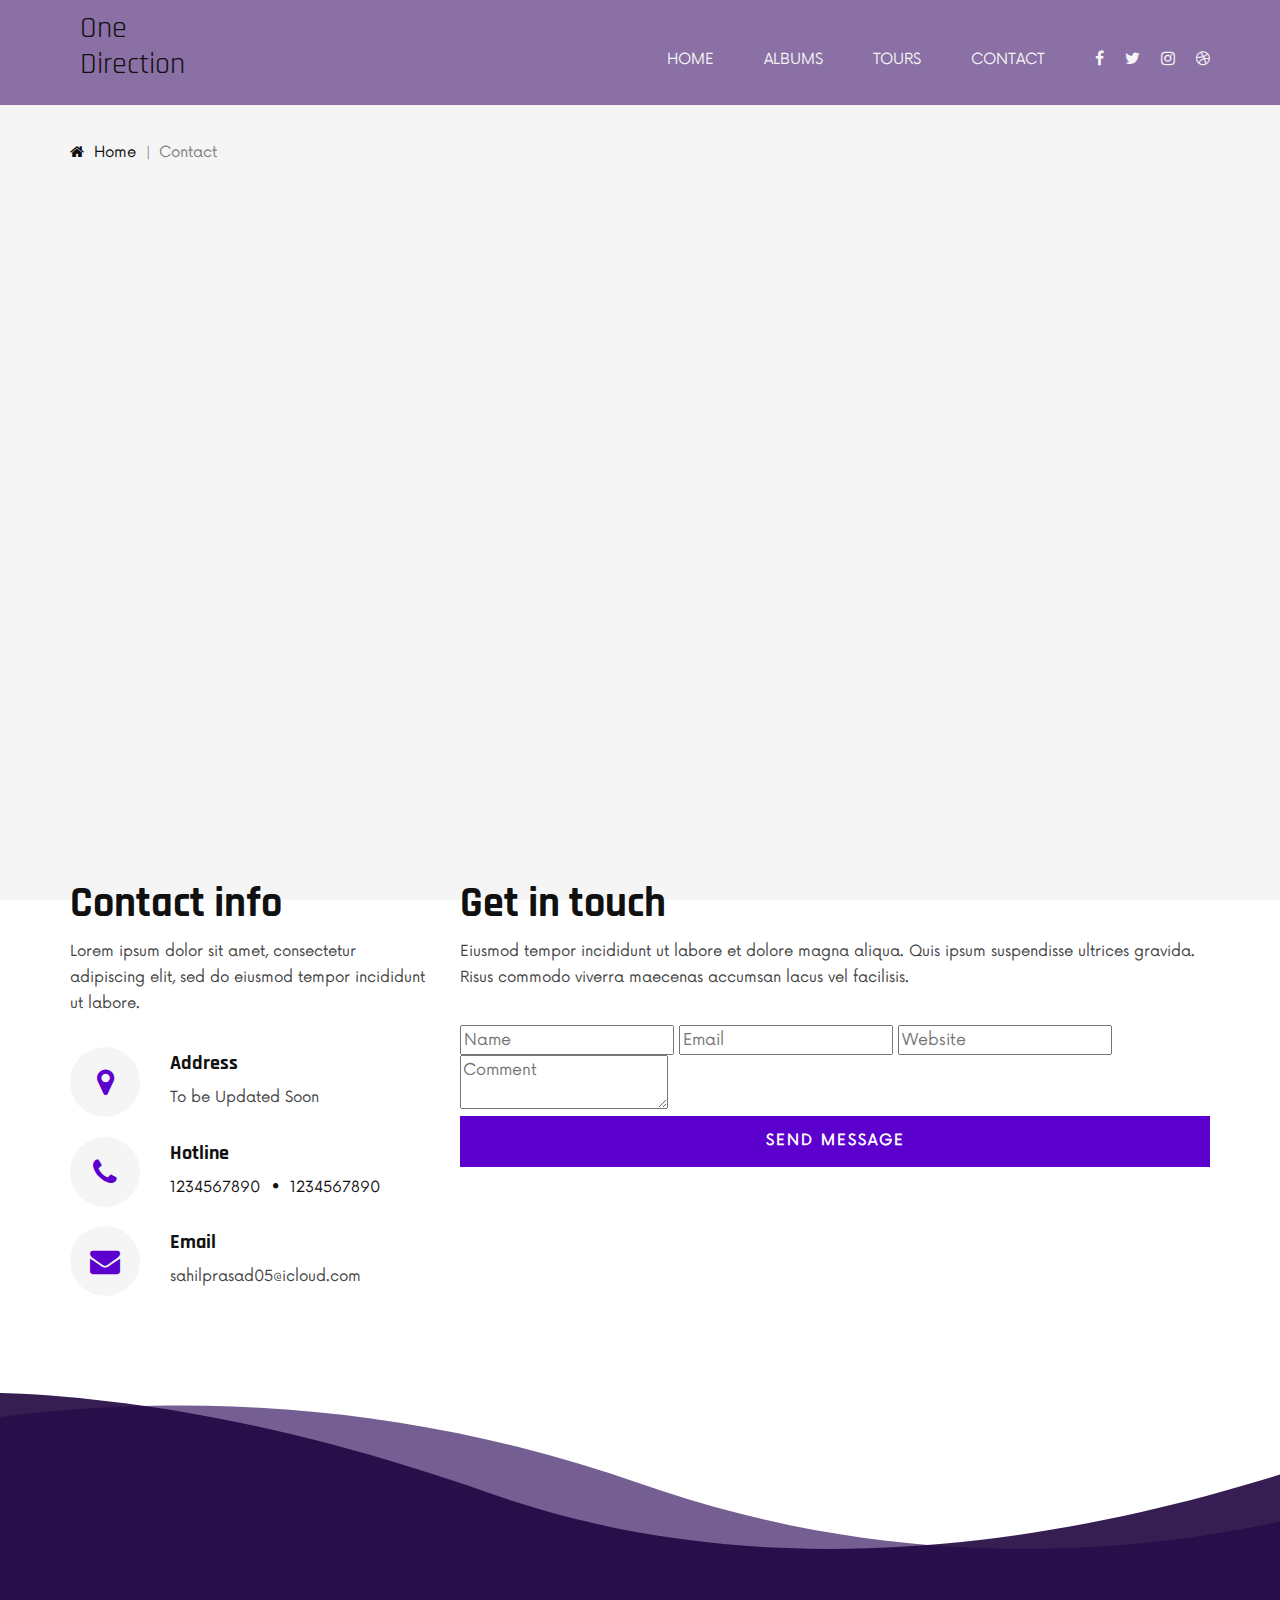
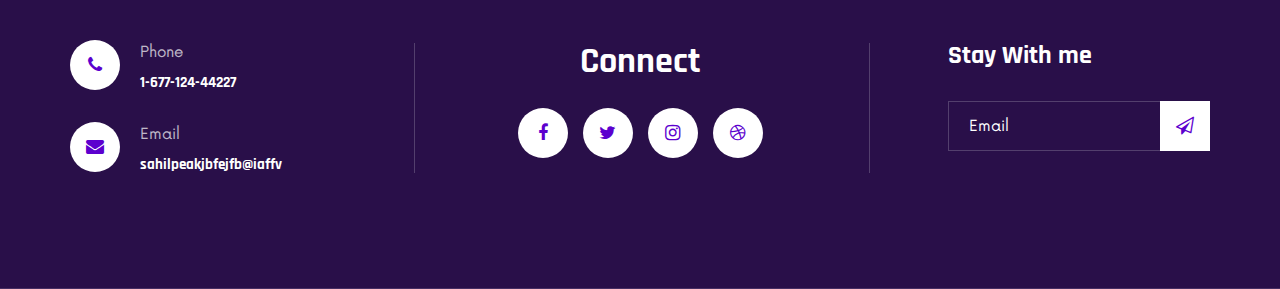
<file: contact.html>
<!DOCTYPE html>
<html lang="zxx">

<head>
    <meta charset="UTF-8">
    <meta name="description" content="sahil's website">
    <meta name="keywords" content="">
    <meta name="viewport" content="width=device-width, initial-scale=1.0">
    <meta http-equiv="X-UA-Compatible" content="ie=edge">
    <title>One Direction</title>

    
    <link href="https://fonts.googleapis.com/css2?family=Rajdhani:wght@400;500;600;700&display=swap" rel="stylesheet">

    
    <link rel="stylesheet" href="css/bootstrap.min.css" type="text/css">
    <link rel="stylesheet" href="css/font-awesome.min.css" type="text/css">
    <link rel="stylesheet" href="css/barfiller.css" type="text/css">
    <link rel="stylesheet" href="css/nowfont.css" type="text/css">
    <link rel="stylesheet" href="css/rockville.css" type="text/css">
    <link rel="stylesheet" href="css/magnific-popup.css" type="text/css">
    <link rel="stylesheet" href="css/owl.carousel.min.css" type="text/css">
    <link rel="stylesheet" href="css/slicknav.min.css" type="text/css">
    <link rel="stylesheet" href="css/style.css" type="text/css">
</head>

<body>
  
    <div id="preloder">
        <div class="loader"></div>
    </div>

   
    <header class="header header--normal">
        <div class="container">
            <div class="row">
                <div class="col-lg-2 col-md-2">
                    <div class="header__logo">
                        <h4>One Direction</h4>
                    </div>
                </div>
                <div class="col-lg-10 col-md-10">
                    <div class="header__nav">
                        <nav class="header__menu mobile-menu">
                            <ul>
                                <li><a href="./index.html">Home</a></li>
                                <li><a href="./discography.html">Albums</a></li>
                                <li><a href="./tours.html">Tours</a></li> 
                                <li><a class="active"><a href="./contact.html">Contact</a></li>
                            </ul>
                        </nav>
                        <div class="header__right__social">
                            <a href="#"><i class="fa fa-facebook"></i></a>
                            <a href="#"><i class="fa fa-twitter"></i></a>
                            <a href="#"><i class="fa fa-instagram"></i></a>
                            <a href="#"><i class="fa fa-dribbble"></i></a>
                        </div>
                    </div>
                </div>
            </div>
            <div id="mobile-menu-wrap"></div>
        </div>
    </header>
   
    <div class="breadcrumb-option">
        <div class="container">
            <div class="row">
                <div class="col-lg-12">
                    <div class="breadcrumb__links">
                        <a href="#"><i class="fa fa-home"></i> Home</a>
                        <span>Contact</span>
                    </div>
                </div>
            </div>
        </div>
    </div>
   
    <div class="map">
        <div class="container">
            <iframe src="https://www.google.com/maps/embed?pb=!1m18!1m12!1m3!1d15550.56518099883!2d80.2332249!3d12.99477955!2m3!1f0!2f0!3f0!3m2!1i1024!2i768!4f13.1!3m3!1m2!1s0x3a526781f3ce0c6b%3A0x41368df84c6db350!2sIndian%20Institute%20Of%20Technology%2C%20Chennai%2C%20Tamil%20Nadu!5e0!3m2!1sen!2sin!4v1731002467817!5m2!1sen!2sin" width="600" height="450" style="border:0;" allowfullscreen="" loading="lazy" referrerpolicy="no-referrer-when-downgrade"></iframe>
        </div>
    </div>
    
    <section class="contact spad">
        <div class="container">
            <div class="row">
                <div class="col-lg-4">
                    <div class="contact__address">
                        <div class="section-title">
                            <h2>Contact info</h2>
                        </div>
                        <p>Lorem ipsum dolor sit amet, consectetur adipiscing elit, sed do eiusmod tempor incididunt ut
                            labore.</p>
                        <ul>
                            <li>
                                <i class="fa fa-map-marker"></i>
                                <h5>Address</h5>
                                <p>To be Updated Soon</p>
                            </li>
                            <li>
                                <i class="fa fa-phone"></i>
                                <h5>Hotline</h5>
                                <span>1234567890</span>
                                <span>1234567890</span>
                            </li>
                            <li>
                                <i class="fa fa-envelope"></i>
                                <h5>Email</h5>
                                <p>sahilprasad05@icloud.com</p>
                            </li>
                        </ul>
                    </div>
                </div>
                <div class="col-lg-8">
                    <div class="contact__form">
                        <div class="section-title">
                            <h2>Get in touch</h2>
                        </div>
                        <p>Eiusmod tempor incididunt ut labore et dolore magna aliqua. Quis ipsum suspendisse ultrices
                            gravida. Risus commodo viverra maecenas accumsan lacus vel facilisis. </p>
                        <form action="#">
                            <div class="input__list">
                                <input type="text" placeholder="Name">
                                <input type="text" placeholder="Email">
                                <input type="text" placeholder="Website">
                            </div>
                            <textarea placeholder="Comment"></textarea>
                            <button type="submit" class="site-btn">SEND MESSAGE</button>
                        </form>
                    </div>
                </div>
            </div>
        </div>
    </section>
    <!-- Contact Section End -->

    <!-- Footer Section Begin -->
    <footer class="footer footer--normal spad set-bg" data-setbg="img/footer-bg.png">
        <div class="container">
            <div class="row">
                <div class="col-lg-3 col-md-6">
                    <div class="footer__address">
                        <ul>
                            <li>
                                <i class="fa fa-phone"></i>
                                <p>Phone</p>
                                <h6>1-677-124-44227</h6>
                            </li>
                            <li>
                                <i class="fa fa-envelope"></i>
                                <p>Email</p>
                                <h6>sahilpeakjbfejfb@iaffv</h6>
                            </li>
                        </ul>
                    </div>
                </div>
                <div class="col-lg-4 offset-lg-1 col-md-6">
                    <div class="footer__social">
                        <h2>Connect</h2>
                        <div class="footer__social__links">
                            <a href="#"><i class="fa fa-facebook"></i></a>
                            <a href="#"><i class="fa fa-twitter"></i></a>
                            <a href="#"><i class="fa fa-instagram"></i></a>
                            <a href="#"><i class="fa fa-dribbble"></i></a>
                        </div>
                    </div>
                </div>
                <div class="col-lg-3 offset-lg-1 col-md-6">
                    <div class="footer__newslatter">
                        <h4>Stay With me</h4>
                        <form action="#">
                            <input type="text" placeholder="Email">
                            <button type="submit"><i class="fa fa-send-o"></i></button>
                        </form>
                    </div>
                </div>
            </div>
        </div>
    </footer>
    <!-- Footer Section End -->

    <!-- Js Plugins -->
    <script src="js/jquery-3.3.1.min.js"></script>
    <script src="js/bootstrap.min.js"></script>
    <script src="js/jquery.magnific-popup.min.js"></script>
    <script src="js/jquery.nicescroll.min.js"></script>
    <script src="js/jquery.barfiller.js"></script>
    <script src="js/jquery.countdown.min.js"></script>
    <script src="js/jquery.slicknav.js"></script>
    <script src="js/owl.carousel.min.js"></script>
    <script src="js/main.js"></script>

    <!-- Music Plugin -->
    <script src="js/jquery.jplayer.min.js"></script>
    <script src="js/jplayerInit.js"></script>
</body>

</html>
</file>
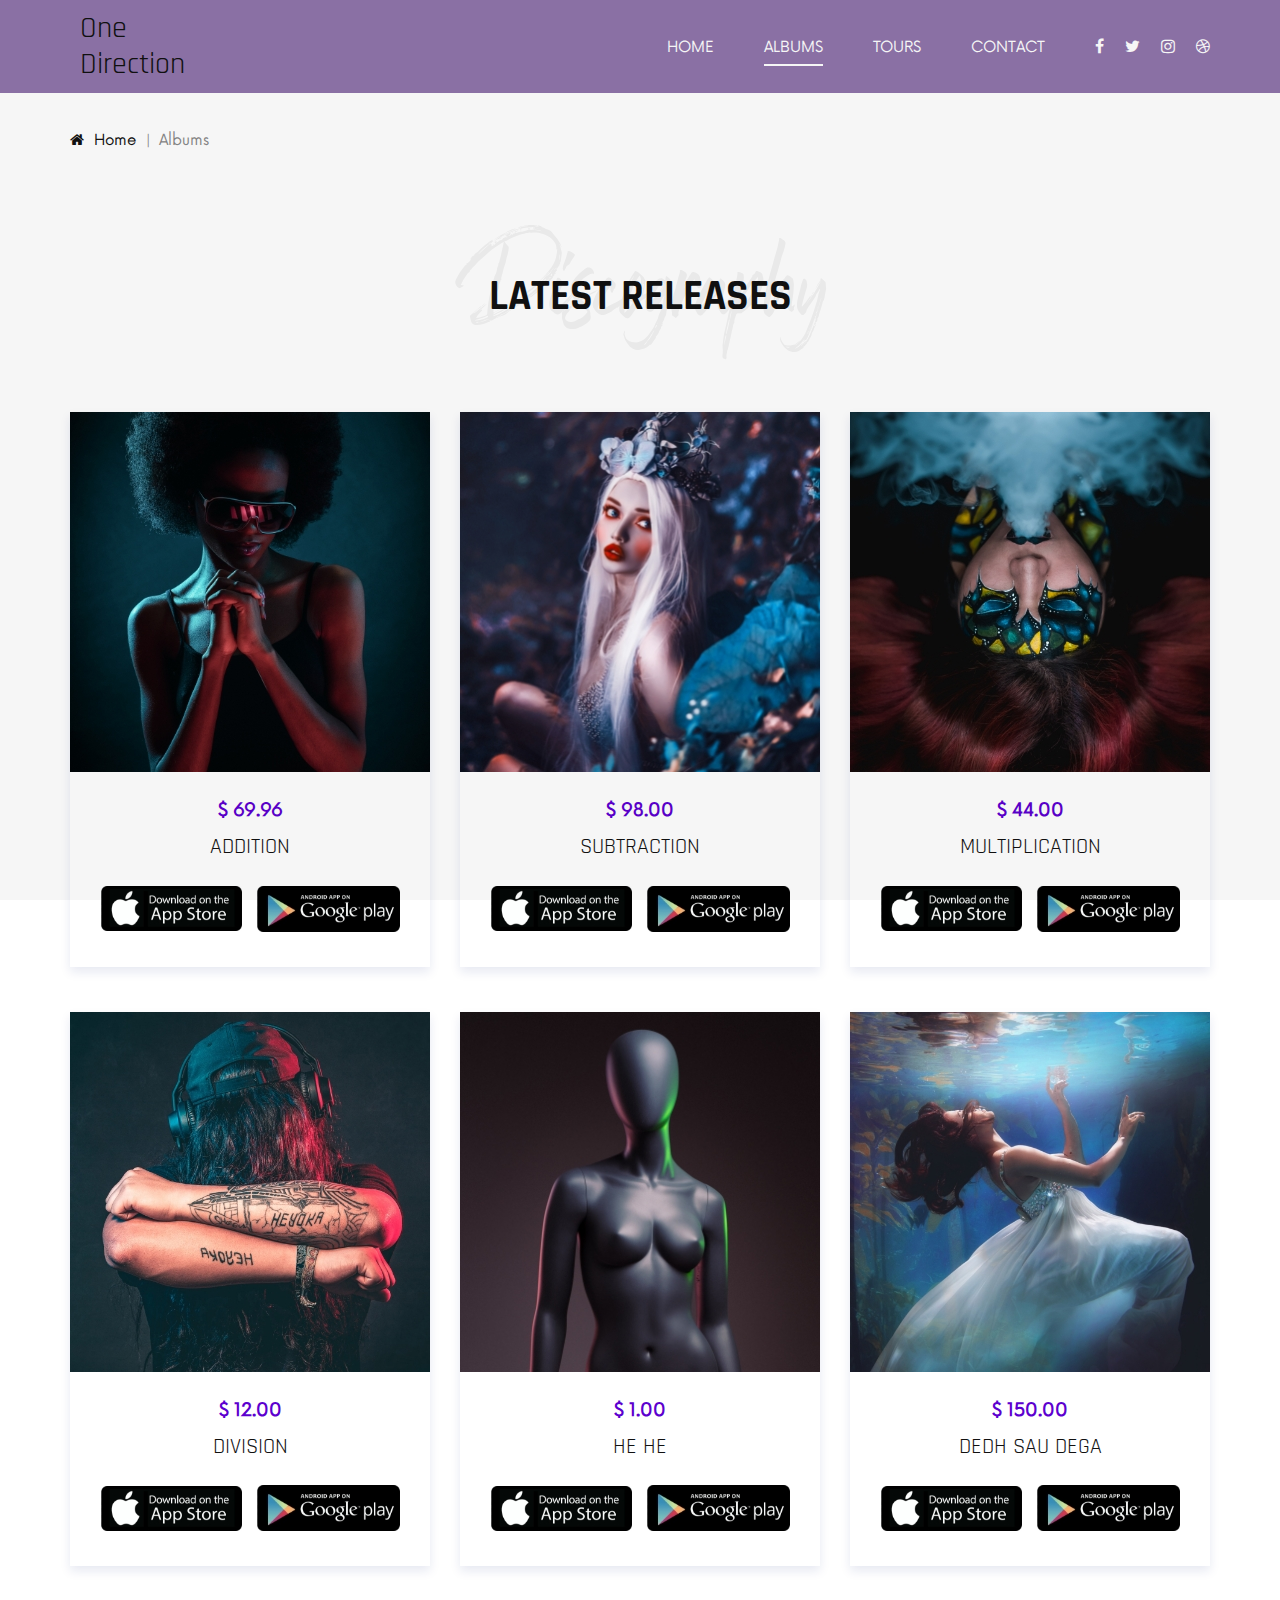
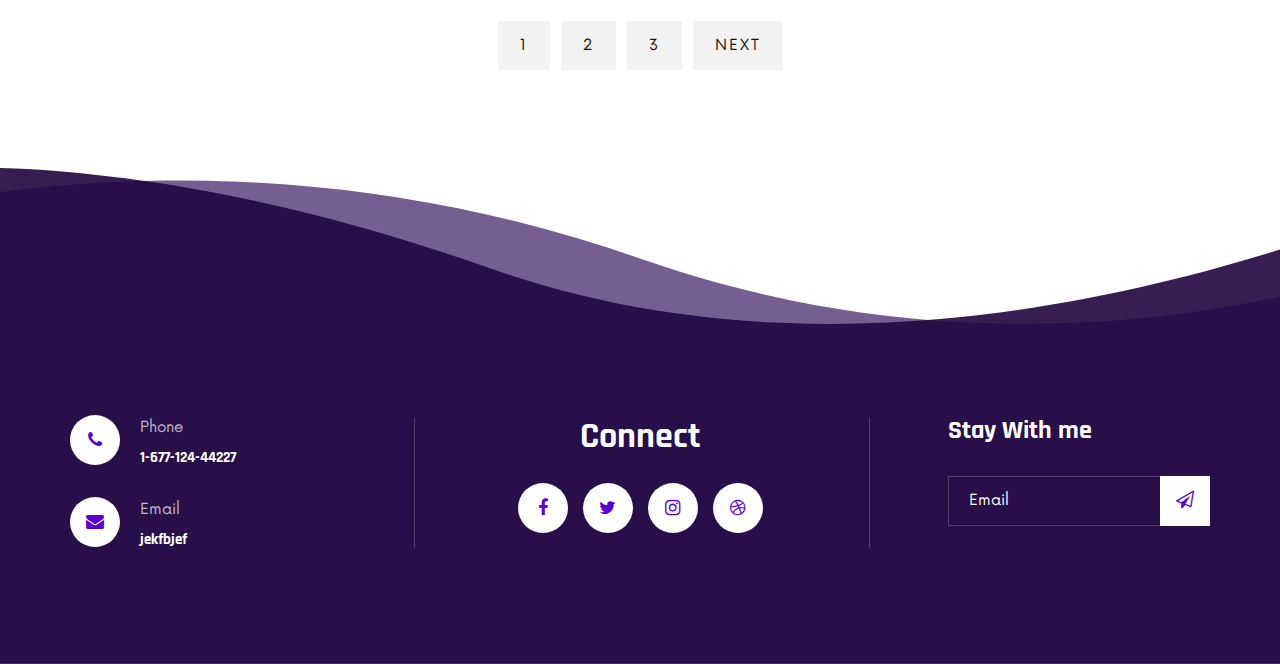
<file: discography.html>
<!DOCTYPE html>
<html lang="zxx">

<head>
    <meta charset="UTF-8">
    <meta name="description" content="sahil's website">
    <meta name="keywords" content="">
    <meta name="viewport" content="width=device-width, initial-scale=1.0">
    <meta http-equiv="X-UA-Compatible" content="ie=edge">
    <title>One Direction</title>

    
    <link href="https://fonts.googleapis.com/css2?family=Rajdhani:wght@400;500;600;700&display=swap" rel="stylesheet">

    
    <link rel="stylesheet" href="css/bootstrap.min.css" type="text/css">
    <link rel="stylesheet" href="css/font-awesome.min.css" type="text/css">
    <link rel="stylesheet" href="css/barfiller.css" type="text/css">
    <link rel="stylesheet" href="css/nowfont.css" type="text/css">
    <link rel="stylesheet" href="css/rockville.css" type="text/css">
    <link rel="stylesheet" href="css/magnific-popup.css" type="text/css">
    <link rel="stylesheet" href="css/owl.carousel.min.css" type="text/css">
    <link rel="stylesheet" href="css/slicknav.min.css" type="text/css">
    <link rel="stylesheet" href="css/style.css" type="text/css">
</head>

<body>
    
    <div id="preloder">
        <div class="loader"></div>
    </div>

    
    <header class="header header--normal">
        <div class="container">
            <div class="row">
                <div class="col-lg-2 col-md-2">
                    <div class="header__logo">
                        <h4>One Direction</h4>
                    </div>
                </div>
                <div class="col-lg-10 col-md-10">
                    <div class="header__nav">
                        <nav class="header__menu mobile-menu">
                            <ul>
                                <li><a href="./index.html">Home</a></li>
                                
                                <li class="active"><a href="./discography.html">Albums</a></li>
                                <li><a href="./tours.html">Tours</a></li>
                               
                                
                                <li><a href="./contact.html">Contact</a></li>
                            </ul>
                        </nav>
                        <div class="header__right__social">
                            <a href="#"><i class="fa fa-facebook"></i></a>
                            <a href="#"><i class="fa fa-twitter"></i></a>
                            <a href="#"><i class="fa fa-instagram"></i></a>
                            <a href="#"><i class="fa fa-dribbble"></i></a>
                        </div>
                    </div>
                </div>
            </div>
            <div id="mobile-menu-wrap"></div>
        </div>
    </header>
    
    <div class="breadcrumb-option">
        <div class="container">
            <div class="row">
                <div class="col-lg-12">
                    <div class="breadcrumb__links">
                        <a href="#"><i class="fa fa-home"></i> Home</a>
                        <span>Albums</span>
                    </div>
                </div>
            </div>
        </div>
    </div>

    <section class="discography spad">
        <div class="container">
            <div class="row">
                <div class="col-lg-12">
                    <div class="section-title center-title">
                        <h2>Latest Releases</h2>
                        <h1>Discography</h1>
                    </div>
                </div>
            </div>
            <div class="row">
                <div class="col-lg-4 col-md-6 col-sm-6">
                    <div class="discography__item">
                        <div class="discography__item__pic">
                            <img src="img/discography/disco-1.jpg" alt="">
                        </div>
                        <div class="discography__item__text">
                            <span>$ 69.96</span>
                            <h4>Addition</h4>
                            <a href="#"><img src="img/discography/link-1.jpg" alt=""></a>
                            <a href="#"><img src="img/discography/link-2.jpg" alt=""></a>
                        </div>
                    </div>
                </div>
                <div class="col-lg-4 col-md-6 col-sm-6">
                    <div class="discography__item">
                        <div class="discography__item__pic">
                            <img src="img/discography/disco-2.jpg" alt="">
                        </div>
                        <div class="discography__item__text">
                            <span>$ 98.00</span>
                            <h4>Subtraction</h4>
                            <a href="#"><img src="img/discography/link-1.jpg" alt=""></a>
                            <a href="#"><img src="img/discography/link-2.jpg" alt=""></a>
                        </div>
                    </div>
                </div>
                <div class="col-lg-4 col-md-6 col-sm-6">
                    <div class="discography__item">
                        <div class="discography__item__pic">
                            <img src="img/discography/disco-3.jpg" alt="">
                        </div>
                        <div class="discography__item__text">
                            <span>$ 44.00</span>
                            <h4>Multiplication</h4>
                            <a href="#"><img src="img/discography/link-1.jpg" alt=""></a>
                            <a href="#"><img src="img/discography/link-2.jpg" alt=""></a>
                        </div>
                    </div>
                </div>
                <div class="col-lg-4 col-md-6 col-sm-6">
                    <div class="discography__item">
                        <div class="discography__item__pic">
                            <img src="img/discography/disco-4.jpg" alt="">
                        </div>
                        <div class="discography__item__text">
                            <span>$ 12.00</span>
                            <h4>Division</h4>
                            <a href="#"><img src="img/discography/link-1.jpg" alt=""></a>
                            <a href="#"><img src="img/discography/link-2.jpg" alt=""></a>
                        </div>
                    </div>
                </div>
                <div class="col-lg-4 col-md-6 col-sm-6">
                    <div class="discography__item">
                        <div class="discography__item__pic">
                            <img src="img/discography/disco-5.jpg" alt="">
                        </div>
                        <div class="discography__item__text">
                            <span>$ 1.00</span>
                            <h4>He He </h4>
                            <a href="#"><img src="img/discography/link-1.jpg" alt=""></a>
                            <a href="#"><img src="img/discography/link-2.jpg" alt=""></a>
                        </div>
                    </div>
                </div>
                <div class="col-lg-4 col-md-6 col-sm-6">
                    <div class="discography__item">
                        <div class="discography__item__pic">
                            <img src="img/discography/disco-6.jpg" alt="">
                        </div>
                        <div class="discography__item__text">
                            <span>$ 150.00</span>
                            <h4>Dedh Sau Dega</h4>
                            <a href="#"><img src="img/discography/link-1.jpg" alt=""></a>
                            <a href="#"><img src="img/discography/link-2.jpg" alt=""></a>
                        </div>
                    </div>
                </div>
                <div class="col-lg-12">
                    <div class="pagination__links">
                        <a href="#">1</a>
                        <a href="#">2</a>
                        <a href="#">3</a>
                        <a href="#">Next</a>
                    </div>
                </div>
            </div>
        </div>
    </section>
    <!-- Discography Section End -->

    <!-- Footer Section Begin -->
    <footer class="footer footer--normal spad set-bg" data-setbg="img/footer-bg.png">
        <div class="container">
            <div class="row">
                <div class="col-lg-3 col-md-6">
                    <div class="footer__address">
                        <ul>
                            <li>
                                <i class="fa fa-phone"></i>
                                <p>Phone</p>
                                <h6>1-677-124-44227</h6>
                            </li>
                            <li>
                                <i class="fa fa-envelope"></i>
                                <p>Email</p>
                                <h6>jekfbjef</h6>
                            </li>
                        </ul>
                    </div>
                </div>
                <div class="col-lg-4 offset-lg-1 col-md-6">
                    <div class="footer__social">
                        <h2>Connect</h2>
                        <div class="footer__social__links">
                            <a href="#"><i class="fa fa-facebook"></i></a>
                            <a href="#"><i class="fa fa-twitter"></i></a>
                            <a href="#"><i class="fa fa-instagram"></i></a>
                            <a href="#"><i class="fa fa-dribbble"></i></a>
                        </div>
                    </div>
                </div>
                <div class="col-lg-3 offset-lg-1 col-md-6">
                    <div class="footer__newslatter">
                        <h4>Stay With me</h4>
                        <form action="#">
                            <input type="text" placeholder="Email">
                            <button type="submit"><i class="fa fa-send-o"></i></button>
                        </form>
                    </div>
                </div>
            </div>
        </div>
    </footer>
    <!-- Footer Section End -->

    <!-- Js Plugins -->
    <script src="js/jquery-3.3.1.min.js"></script>
    <script src="js/bootstrap.min.js"></script>
    <script src="js/jquery.magnific-popup.min.js"></script>
    <script src="js/jquery.nicescroll.min.js"></script>
    <script src="js/jquery.barfiller.js"></script>
    <script src="js/jquery.countdown.min.js"></script>
    <script src="js/jquery.slicknav.js"></script>
    <script src="js/owl.carousel.min.js"></script>
    <script src="js/main.js"></script>

    <!-- Music Plugin -->
    <script src="js/jquery.jplayer.min.js"></script>
    <script src="js/jplayerInit.js"></script>
</body>

</html>
</file>
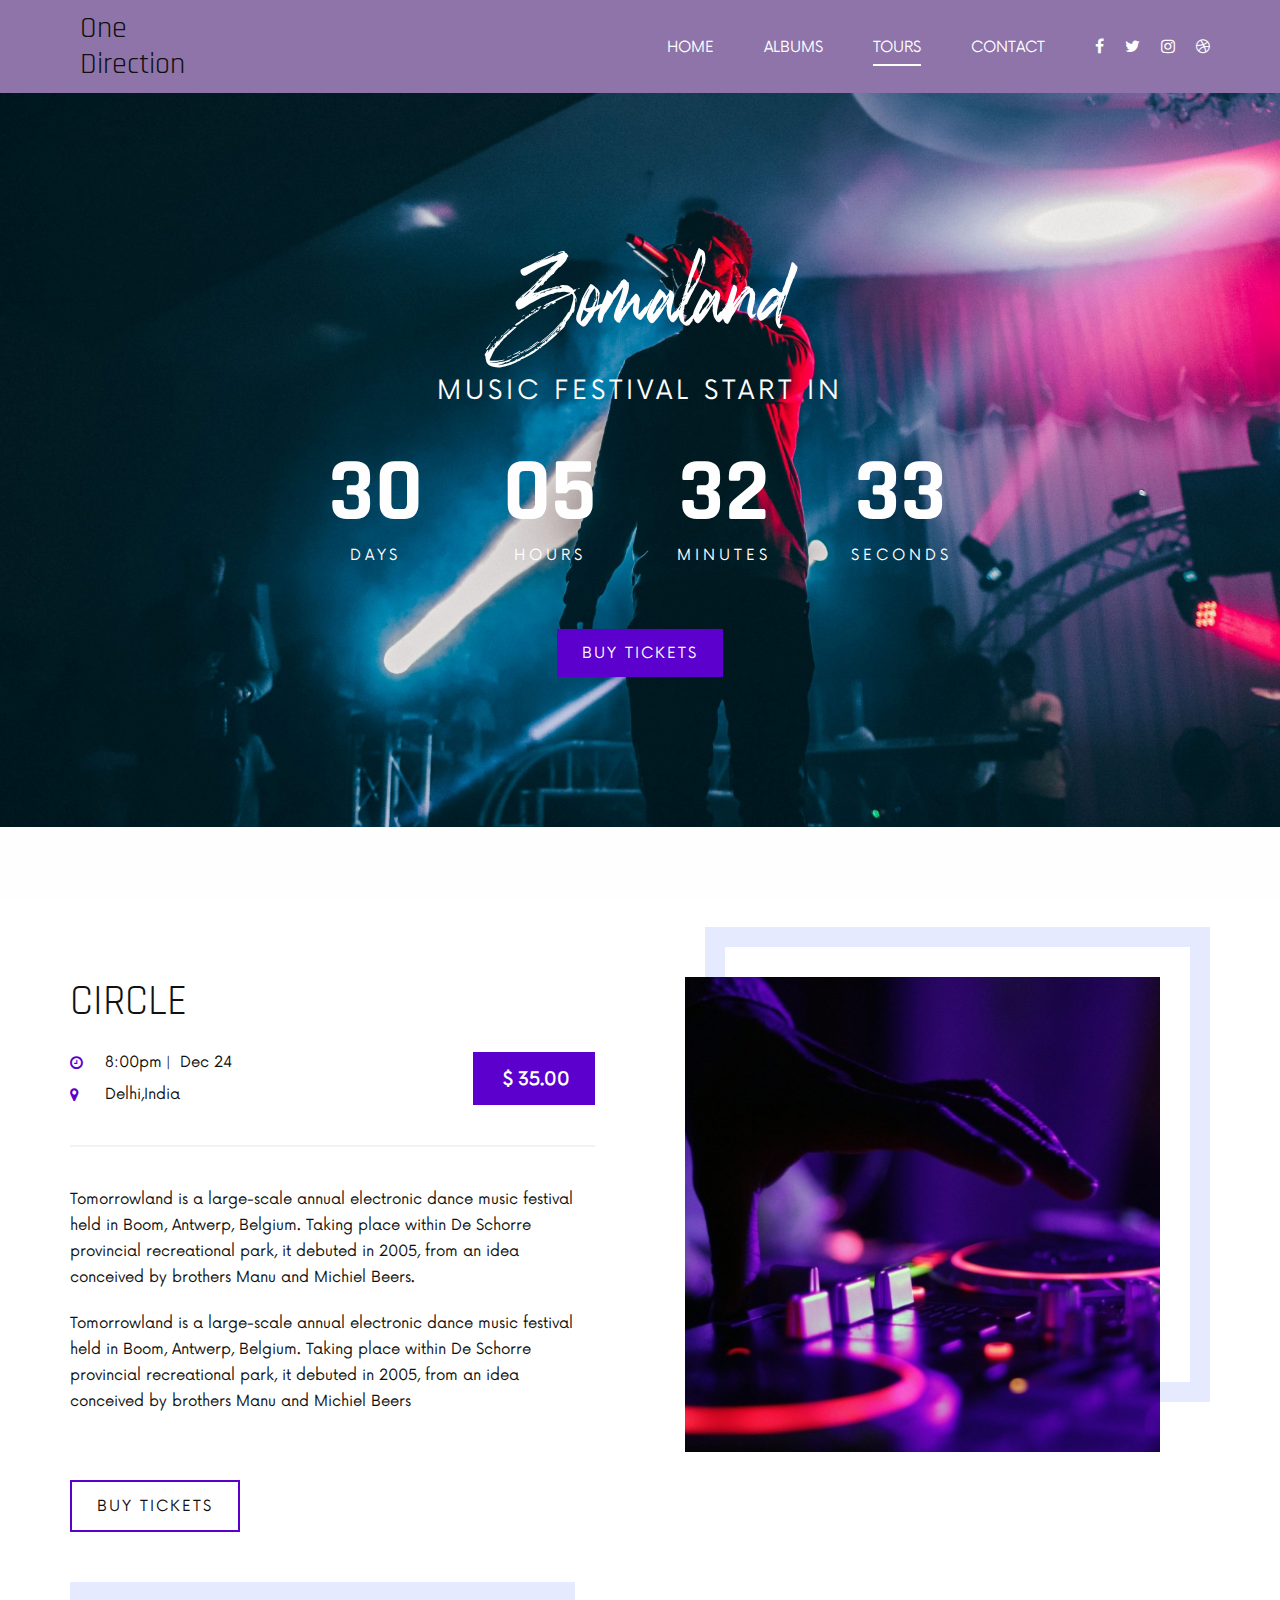
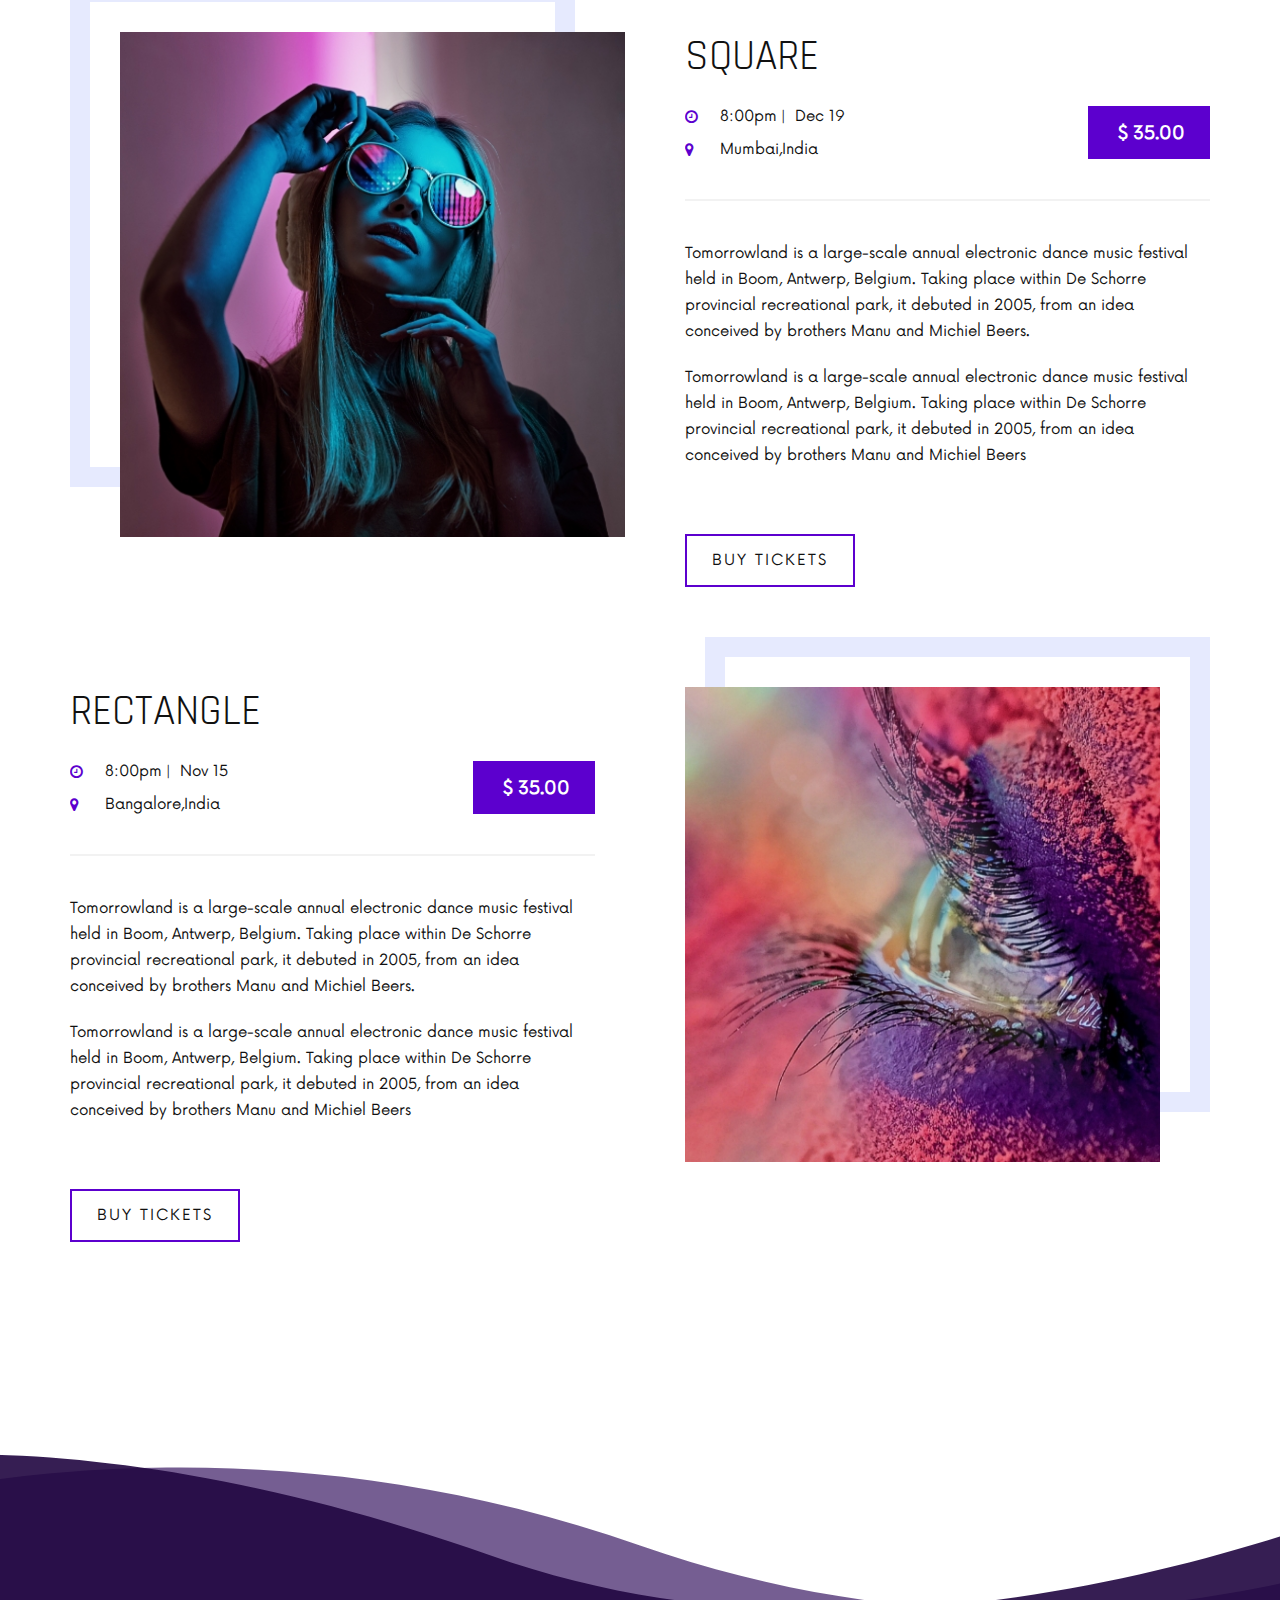
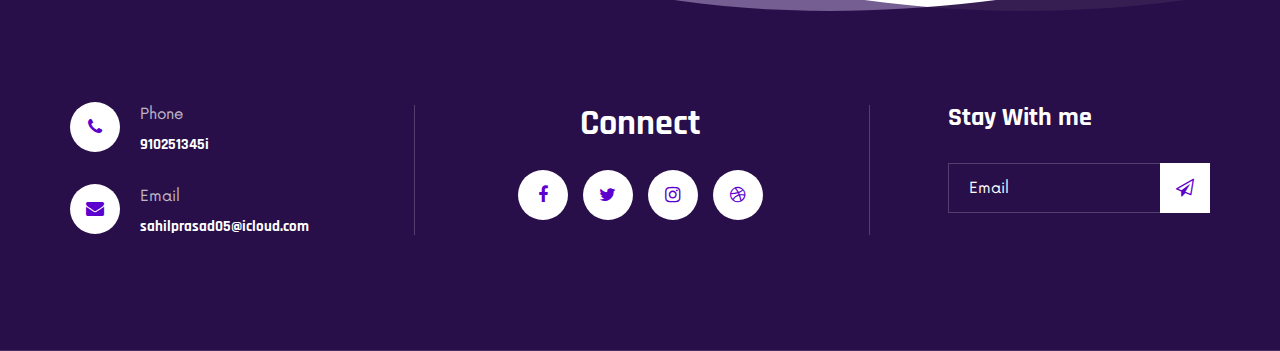
<file: tours.html>
<!DOCTYPE html>
<html lang="zxx">

<head>
    <meta charset="UTF-8">
    <meta name="description" content="sahil's website">
    <meta name="keywords" content="">
    <meta name="viewport" content="width=device-width, initial-scale=1.0">
    <meta http-equiv="X-UA-Compatible" content="ie=edge">
    <title>One Direction</title>

    <!-- Google Font -->
    <link href="https://fonts.googleapis.com/css2?family=Rajdhani:wght@400;500;600;700&display=swap" rel="stylesheet">

    <!-- Css Styles -->
    <link rel="stylesheet" href="css/bootstrap.min.css" type="text/css">
    <link rel="stylesheet" href="css/font-awesome.min.css" type="text/css">
    <link rel="stylesheet" href="css/barfiller.css" type="text/css">
    <link rel="stylesheet" href="css/nowfont.css" type="text/css">
    <link rel="stylesheet" href="css/rockville.css" type="text/css">
    <link rel="stylesheet" href="css/magnific-popup.css" type="text/css">
    <link rel="stylesheet" href="css/owl.carousel.min.css" type="text/css">
    <link rel="stylesheet" href="css/slicknav.min.css" type="text/css">
    <link rel="stylesheet" href="css/style.css" type="text/css">
</head>

<body>
    
    <div id="preloder">
        <div class="loader"></div>
    </div>

   
    <header class="header header--normal">
        <div class="container">
            <div class="row">
                <div class="col-lg-2 col-md-2">
                    <div class="header__logo">
                        <h4>One Direction</h4>
                    </div>
                </div>
                <div class="col-lg-10 col-md-10">
                    <div class="header__nav">
                        <nav class="header__menu mobile-menu">
                            <ul>
                                <li><a href="./index.html">Home</a></li>
                               
                                <li><a href="./discography.html">Albums</a></li>
                                <li class="active"><a href="./tours.html">Tours</a></li>
                                
                                <li><a href="./contact.html">Contact</a></li>
                            </ul>
                        </nav>
                        <div class="header__right__social">
                            <a href="#"><i class="fa fa-facebook"></i></a>
                            <a href="#"><i class="fa fa-twitter"></i></a>
                            <a href="#"><i class="fa fa-instagram"></i></a>
                            <a href="#"><i class="fa fa-dribbble"></i></a>
                        </div>
                    </div>
                </div>
            </div>
            <div id="mobile-menu-wrap"></div>
        </div>
    </header>
    
    <section class="countdown countdown--page spad set-bg" data-setbg="img/countdown-bg.jpg">
        <div class="container">
            <div class="row">
                <div class="col-lg-12">
                    <div class="countdown__text">
                        <h1>Zomaland</h1>
                        <h4>Music festival start in</h4>
                    </div>
                    <div class="countdown__timer" id="countdown-time">
                        <div class="countdown__item">
                            <span>20</span>
                            <p>days</p>
                        </div>
                        <div class="countdown__item">
                            <span>45</span>
                            <p>hours</p>
                        </div>
                        <div class="countdown__item">
                            <span>18</span>
                            <p>minutes</p>
                        </div>
                        <div class="countdown__item">
                            <span>09</span>
                            <p>seconds</p>
                        </div>
                    </div>
                    <div class="buy__tickets">
                        <a href="#" class="primary-btn">Buy tickets</a>
                    </div>
                </div>
            </div>
        </div>
    </section>
  
    <section class="tours spad">
        <div class="container">
            <div class="row">
                <div class="col-lg-6 order-lg-1">
                    <div class="tours__item__text">
                        <h2>Circle</h2>
                        <div class="tours__text__widget">
                            <ul>
                                <li>
                                    <i class="fa fa-clock-o"></i>
                                    <span>8:00pm</span>
                                    <span>Dec 24</span>
                                </li>
                                <li>
                                    <i class="fa fa-map-marker"></i>
                                    Delhi,India
                                </li>
                            </ul>
                            <div class="price">$ 35.00</div>
                        </div>
                        <div class="tours__text__desc">
                            <p>Tomorrowland is a large-scale annual electronic dance music festival held in Boom, Antwerp, Belgium. Taking place within De Schorre provincial recreational park, it debuted in 2005, from an idea conceived by brothers Manu and Michiel Beers.</p>
                            <p>Tomorrowland is a large-scale annual electronic dance music festival held in Boom, Antwerp, Belgium. Taking place within De Schorre provincial recreational park, it debuted in 2005, from an idea conceived by brothers Manu and Michiel Beers</p>
                        </div>
                        <a href="#" class="primary-btn border-btn">Buy tickets</a>
                    </div>
                </div>
                <div class="col-lg-6 order-lg-2">
                    <div class="tours__item__pic">
                        <img src="img/tours/tour-1.jpg" alt="">
                    </div>
                </div>
                <div class="col-lg-6 order-lg-4">
                    <div class="tours__item__text tours__item__text--right">
                        <h2>Square</h2>
                        <div class="tours__text__widget">
                            <ul>
                                <li>
                                    <i class="fa fa-clock-o"></i>
                                    <span>8:00pm</span>
                                    <span>Dec 19</span>
                                </li>
                                <li>
                                    <i class="fa fa-map-marker"></i>
                                    Mumbai,India
                                </li>
                            </ul>
                            <div class="price">$ 35.00</div>
                        </div>
                        <div class="tours__text__desc">
                            <p>Tomorrowland is a large-scale annual electronic dance music festival held in Boom, Antwerp, Belgium. Taking place within De Schorre provincial recreational park, it debuted in 2005, from an idea conceived by brothers Manu and Michiel Beers.</p>
                            <p>Tomorrowland is a large-scale annual electronic dance music festival held in Boom, Antwerp, Belgium. Taking place within De Schorre provincial recreational park, it debuted in 2005, from an idea conceived by brothers Manu and Michiel Beers</p>
                        </div>
                        <a href="#" class="primary-btn border-btn">Buy tickets</a>
                    </div>
                </div>
                <div class="col-lg-6 order-lg-3">
                    <div class="tours__item__pic tours__item__pic--left">
                        <img src="img/tours/tour-2.jpg" alt="">
                    </div>
                </div>
                <div class="col-lg-6 order-lg-5">
                    <div class="tours__item__text">
                        <h2>Rectangle</h2>
                        <div class="tours__text__widget">
                            <ul>
                                <li>
                                    <i class="fa fa-clock-o"></i>
                                    <span>8:00pm</span>
                                    <span>Nov 15</span>
                                </li>
                                <li>
                                    <i class="fa fa-map-marker"></i>
                                    Bangalore,India
                                </li>
                            </ul>
                            <div class="price">$ 35.00</div>
                        </div>
                        <div class="tours__text__desc">
                            <p>Tomorrowland is a large-scale annual electronic dance music festival held in Boom, Antwerp, Belgium. Taking place within De Schorre provincial recreational park, it debuted in 2005, from an idea conceived by brothers Manu and Michiel Beers.</p>
                            <p>Tomorrowland is a large-scale annual electronic dance music festival held in Boom, Antwerp, Belgium. Taking place within De Schorre provincial recreational park, it debuted in 2005, from an idea conceived by brothers Manu and Michiel Beers</p>
                        </div>
                        <a href="#" class="primary-btn border-btn">Buy tickets</a>
                    </div>
                </div>
                <div class="col-lg-6 order-lg-6">
                    <div class="tours__item__pic tours__item__pic--last">
                        <img src="img/tours/tour-3.jpg" alt="">
                    </div>
                </div>
            </div>
        </div>
    </section>
  
    <footer class="footer footer--normal spad set-bg" data-setbg="img/footer-bg.png">
        <div class="container">
            <div class="row">
                <div class="col-lg-3 col-md-6">
                    <div class="footer__address">
                        <ul>
                            <li>
                                <i class="fa fa-phone"></i>
                                <p>Phone</p>
                                <h6>910251345i</h6>
                            </li>
                            <li>
                                <i class="fa fa-envelope"></i>
                                <p>Email</p>
                                <h6>sahilprasad05@icloud.com</h6>
                            </li>
                        </ul>
                    </div>
                </div>
                <div class="col-lg-4 offset-lg-1 col-md-6">
                    <div class="footer__social">
                        <h2>Connect</h2>
                        <div class="footer__social__links">
                            <a href="#"><i class="fa fa-facebook"></i></a>
                            <a href="#"><i class="fa fa-twitter"></i></a>
                            <a href="#"><i class="fa fa-instagram"></i></a>
                            <a href="#"><i class="fa fa-dribbble"></i></a>
                        </div>
                    </div>
                </div>
                <div class="col-lg-3 offset-lg-1 col-md-6">
                    <div class="footer__newslatter">
                        <h4>Stay With me</h4>
                        <form action="#">
                            <input type="text" placeholder="Email">
                            <button type="submit"><i class="fa fa-send-o"></i></button>
                        </form>
                    </div>
                </div>
            </div>
        </div>
    </footer>
   
    <script src="js/jquery-3.3.1.min.js"></script>
    <script src="js/bootstrap.min.js"></script>
    <script src="js/jquery.magnific-popup.min.js"></script>
    <script src="js/jquery.nicescroll.min.js"></script>
    <script src="js/jquery.barfiller.js"></script>
    <script src="js/jquery.countdown.min.js"></script>
    <script src="js/jquery.slicknav.js"></script>
    <script src="js/owl.carousel.min.js"></script>
    <script src="js/main.js"></script>


    <script src="js/jquery.jplayer.min.js"></script>
    <script src="js/jplayerInit.js"></script>
</body>

</html>
</file>
<file: css/barfiller.css>
.barfiller {
    width:100%;
    height:12px;
    background:#fcfcfc;
    border:1px solid #ccc;
    position:relative;
    margin-bottom:20px;
    box-shadow: inset 1px 4px 9px -6px rgba(0,0,0,.5); 
    -moz-box-shadow: inset 1px 4px 9px -6px rgba(0,0,0,.5); 
}

.barfiller .fill {
    display:block;
    position:relative;
    width:0px;
    height:100%;
    background:#333;//
    z-index:1;
}

.barfiller .tipWrap {
    display:none;
}

.barfiller .tip {
    margin-top:-30px;
    padding:2px 4px;
    font-size:11px;
    color:#fff;
    left:0px;
    position:absolute;
    z-index:2;
    background: #333;
} 

.barfiller .tip:after {
    border:solid;
    border-color:rgba(0,0,0,.8) transparent;
    border-width:6px 6px 0 6px;
    content:"";
    display:block;
    position:absolute;
    left:9px;
    top:100%;
    z-index:9
}
</file>
<file: css/nowfont.css>
@font-face {
font-family: 'Now Regular';
font-style: normal;
font-weight: normal;
src: local('Now Regular'), url('../fonts/Now-Regular.woff') format('woff');
}


@font-face {
font-family: 'Now Thin';
font-style: normal;
font-weight: normal;
src: local('Now Thin'), url('../fonts/Now-Thin.woff') format('woff');
}


@font-face {
font-family: 'Now Light';
font-style: normal;
font-weight: normal;
src: local('Now Light'), url('../fonts/Now-Light.woff') format('woff');
}


@font-face {
font-family: 'Now Medium';
font-style: normal;
font-weight: normal;
src: local('Now Medium'), url('../fonts/Now-Medium.woff') format('woff');
}


@font-face {
font-family: 'Now Bold';
font-style: normal;
font-weight: normal;
src: local('Now Bold'), url('../fonts/Now-Bold.woff') format('woff');
}


@font-face {
font-family: 'Now Black';
font-style: normal;
font-weight: normal;
src: local('Now Black'), url('../fonts/Now-Black.woff') format('woff');
}
</file>
<file: css/rockville.css>
@font-face {
font-family: 'Rockville Solid Regular';
font-style: normal;
font-weight: normal;
src: local('Rockville Solid Regular'), url('../fonts/Rockville Solid.woff') format('woff');
}
</file>
<file: css/style.css>
/******************************************************************
  Template Name: DJoz
  Description:  DJoz Music HTML Template
  Author: Colorlib
  Author URI: https://colorlib.com
  Version: 1.0
  Created: Colorlib
******************************************************************/

/*------------------------------------------------------------------
[Table of contents]

1.  Template default CSS
	1.1	Variables
	1.2	Mixins
	1.3	Flexbox
	1.4	Reset
2.  Helper Css
3.  Header Section
4.  Hero Section
5.  Services Section
6.  Track Section
7.  Countdown Section
8.  Team Section
9.  Contact
10.  Footer Style
-------------------------------------------------------------------*/

/*----------------------------------------*/

/* Template default CSS
/*----------------------------------------*/

html,
body {
	height: 100%;
	font-family: "Now Regular";
	-webkit-font-smoothing: antialiased;
}

h1,
h2,
h3,
h4,
h5,
h6 {
	margin: 0;
	color: #111111;
	font-weight: 400;
	font-family: "Rajdhani", sans-serif;
}

h1 {
	font-size: 70px;
}

h2 {
	font-size: 36px;
}

h3 {
	font-size: 30px;
}

h4 {
	font-size: 24px;
}

h5 {
	font-size: 18px;
}

h6 {
	font-size: 16px;
}

p {
	font-size: 15px;
	font-family: "Now Regular";
	color: #444444;
	font-weight: 400;
	line-height: 26px;
	margin: 0 0 15px 0;
}

img {
	max-width: 100%;
}

input:focus,
select:focus,
button:focus,
textarea:focus {
	outline: none;
}

a:hover,
a:focus {
	text-decoration: none;
	outline: none;
	color: #ffffff;
}

ul,
ol {
	padding: 0;
	margin: 0;
}

/*---------------------
  Helper CSS
-----------------------*/

.section-title {
	margin-bottom: 40px;
	position: relative;
	z-index: 1;
}

.section-title.center-title {
	text-align: center;
}

.section-title h2 {
	font-size: 42px;
	color: #111111;
	font-weight: 700;
	text-transform: uppercase;
}

.section-title h1 {
	font-size: 100px;
	color: #f2f2f2;
	font-family: "Rockville Solid Regular";
	position: absolute;
	left: 0;
	top: -45px;
	width: 100%;
	z-index: -1;
}

.set-bg {
	background-repeat: no-repeat;
	background-size: cover;
	background-position: top center;
}

.spad {
	padding-top: 100px;
	padding-bottom: 100px;
}

.text-white h1,
.text-white h2,
.text-white h3,
.text-white h4,
.text-white h5,
.text-white h6,
.text-white p,
.text-white span,
.text-white li,
.text-white a {
	color: #fff;
}

/* buttons */

.primary-btn {
	display: inline-block;
	font-size: 15px;
	text-transform: uppercase;
	padding: 14px 25px 12px;
	color: #ffffff;
	background: #5c00ce;
	letter-spacing: 2px;
}

.primary-btn.border-btn {
	background: transparent;
	border: 2px solid #5c00ce;
	color: #111111;
}

.site-btn {
	font-size: 15px;
	color: #ffffff;
	background: #5c00ce;
	font-weight: 700;
	letter-spacing: 2px;
	border: none;
	text-transform: uppercase;
	display: inline-block;
	padding: 14px 30px;
	width: 100%;
}

/* Preloder */

#preloder {
	position: fixed;
	width: 100%;
	height: 100%;
	top: 0;
	left: 0;
	z-index: 999999;
	background: #000;
}

.loader {
	width: 40px;
	height: 40px;
	position: absolute;
	top: 50%;
	left: 50%;
	margin-top: -13px;
	margin-left: -13px;
	border-radius: 60px;
	animation: loader 0.8s linear infinite;
	-webkit-animation: loader 0.8s linear infinite;
}

@keyframes loader {
	0% {
		-webkit-transform: rotate(0deg);
		transform: rotate(0deg);
		border: 4px solid #f44336;
		border-left-color: transparent;
	}
	50% {
		-webkit-transform: rotate(180deg);
		transform: rotate(180deg);
		border: 4px solid #673ab7;
		border-left-color: transparent;
	}
	100% {
		-webkit-transform: rotate(360deg);
		transform: rotate(360deg);
		border: 4px solid #f44336;
		border-left-color: transparent;
	}
}

@-webkit-keyframes loader {
	0% {
		-webkit-transform: rotate(0deg);
		border: 4px solid #f44336;
		border-left-color: transparent;
	}
	50% {
		-webkit-transform: rotate(180deg);
		border: 4px solid #673ab7;
		border-left-color: transparent;
	}
	100% {
		-webkit-transform: rotate(360deg);
		border: 4px solid #f44336;
		border-left-color: transparent;
	}
}

/*---------------------
  Header
-----------------------*/

.header {
	background: rgba(189, 162, 123, 0.5);
	position: absolute;
	left: 0;
	top: 0;
	width: 100%;
	z-index: 9;
}

.header.header--normal {
	position: relative;
	background: #9075ab;
}

.header__logo h4{
	font-size: 30px;
	padding: 5px;
	margin: 5px;

}

.header__logo a {
	display: inline-block;
}

.header__nav {
	text-align: right;
}

.header__menu {
	padding: 31px 0 27px;
	display: inline-block;
	margin-right: 45px;
}

.header__menu ul li {
	list-style: none;
	display: inline-block;
	margin-right: 45px;
	position: relative;
}

.header__menu ul li.active a:after {
	opacity: 1;
}

.header__menu ul li:hover a:after {
	opacity: 1;
}

.header__menu ul li:hover .dropdown {
	top: 34px;
	opacity: 1;
	visibility: visible;
}

.header__menu ul li:last-child {
	margin-right: 0;
}

.header__menu ul li .dropdown {
	position: absolute;
	left: 0;
	top: 56px;
	width: 150px;
	background: #111111;
	text-align: left;
	padding: 2px 0;
	z-index: 9;
	opacity: 0;
	visibility: hidden;
	-webkit-transition: all, 0.3s;
	-o-transition: all, 0.3s;
	transition: all, 0.3s;
}

.header__menu ul li .dropdown li {
	display: block;
	margin-right: 0;
}

.header__menu ul li .dropdown li a {
	font-size: 14px;
	color: #ffffff;
	font-weight: 400;
	padding: 8px 20px;
	text-transform: capitalize;
}

.header__menu ul li .dropdown li a:after {
	display: none;
}

.header__menu ul li a {
	font-size: 15px;
	text-transform: uppercase;
	color: #ffffff;
	display: block;
	padding: 6px 0;
	position: relative;
}

.header__menu ul li a:after {
	position: absolute;
	left: 0;
	bottom: 0;
	width: 100%;
	height: 2px;
	background: #ffffff;
	content: "";
	-webkit-transition: all, 0.5s;
	-o-transition: all, 0.5s;
	transition: all, 0.5s;
	opacity: 0;
}

.header__right__social {
	display: inline-block;
}

.header__right__social a {
	display: inline-block;
	font-size: 16px;
	color: #ffffff;
	margin-right: 16px;
}

.header__right__social a:last-child {
	margin-right: 0;
}

.slicknav_menu {
	display: none;
}

/*---------------------
  Hero
-----------------------*/

.hero {
	padding-top: 400px;
	padding-bottom: 295px;
	position: relative;
}

.hero__text {
	text-align: center;
}

.hero__text span {
	color: #ffffff;
	text-transform: uppercase;
	letter-spacing: 6px;
	color: brown;
	font-weight: 1000;
	font-size: 15px;
}

.hero__text h1 {
	font-size: 110px;
	font-family: "Rockville Solid Regular";
	color: #ffffff;
	margin-bottom: 20px;
	margin-top: 22px;
	font-weight: 800;
	color: #9c9c4d;
}

.hero__text p {
	color: #ffffff;
	margin-bottom: 20px;
}

.hero__text .play-btn {
	font-size: 26px;
	color: #5c00ce;
	height: 90px;
	width: 90px;
	border-radius: 50%;
	background: rgba(255, 255, 255, 0.3);
	display: inline-block;
	line-height: 90px;
	text-align: center;
	position: relative;
	z-index: 1;
}

.hero__text .play-btn i {
	position: relative;
	top: 2px;
	left: 2px;
}

.hero__text .play-btn:after {
	position: absolute;
	left: 15px;
	top: 15px;
	height: 60px;
	width: 60px;
	background: #ffffff;
	border-radius: 50%;
	content: "";
	z-index: -1;
}

.linear__icon {
	position: absolute;
	left: 50%;
	bottom: 0;
	margin-left: -16px;
	-webkit-animation: mymove 0.5s infinite alternate;
	animation: mymove 0.5s infinite alternate;
}

.linear__icon i {
	font-size: 50px;
	color: #5c00ce;
}

@-webkit-keyframes mymove {
	0% {
		bottom: 0;
	}
	100% {
		bottom: -10px;
	}
}

@keyframes mymove {
	0% {
		bottom: 0;
	}
	100% {
		bottom: -10px;
	}
}

/*---------------------
  Events
-----------------------*/

.event {
	padding-bottom: 60px;
}

.event .section-title {
	margin-bottom: 10px;
	position: relative;
}

.event .section-title:after {
	position: absolute;
	right: 46px;
	top: 25px;
	height: 2px;
	width: 775px;
	background: rgba(225, 225, 225, 0.3);
	content: "";
	z-index: -1;
}

.event__slider .col-lg-4 {
	max-width: 100%;
}

.event__slider.owl-carousel .owl-stage-outer {
	padding-top: 30px;
	padding-bottom: 40px;
}

.event__slider.owl-carousel .owl-nav {
	position: absolute;
	right: 15px;
	top: -50px;
}

.event__slider.owl-carousel .owl-nav button {
	font-size: 22px;
	color: #111111;
	opacity: 0.5;
	margin-right: 10px;
}

.event__slider.owl-carousel .owl-nav button:last-child {
	margin-right: 0;
}

.event__item {
	-webkit-box-shadow: 0px 3px 15px rgba(22, 41, 124, 0.1);
	box-shadow: 0px 3px 15px rgba(22, 41, 124, 0.1);
}

.event__item__pic {
	height: 360px;
	position: relative;
}

.event__item__pic .tag-date {
	position: absolute;
	left: 0;
	bottom: -21px;
	width: 100%;
	text-align: center;
}

.event__item__pic .tag-date span {
	font-size: 15px;
	color: #ffffff;
	display: inline-block;
	background: #5c00ce;
	padding: 12px 8px 9px 20px;
}

.event__item__text {
	text-align: center;
	padding: 45px 10px 25px;
}

.event__item__text h4 {
	font-size: 26px;
	font-weight: 700;
	color: #111111;
	margin-bottom: 10px;
}

.event__item__text p {
	color: #888888;
	margin-bottom: 0;
}

.event__item__text p i {
	color: #5c00ce;
	margin-right: 8px;
	font-size: 17px;
}

/*---------------------
  Track
-----------------------*/

.track {
	padding-top: 120px;
	padding-bottom: 40px;
	overflow: hidden;
}

.track .section-title {
	margin-bottom: 105px;
}

.track__content {
	height: 502px;
	overflow-y: auto;
}

.track__all {
	text-align: right;
	margin-bottom: 100px;
}

.jp-play {
	position: relative;
	height: 50px;
	width: 50px;
	background: transparent;
	border: 2px solid #e1e1e1;
	border-radius: 50%;
}

.jp-play:after {
	position: absolute;
	display: block;
	left: 17px;
	top: 12px;
	width: 16px;
	height: 20px;
	background: url(../img/play-default.png);
	content: "";
}

.jp-state-playing .jp-play {
	background: #5c00ce !important;
	border-color: #5c00ce !important;
}

.jp-state-playing .jp-play:after {
	background: url(../img/pause.png) !important;
	left: 15px;
	top: 12px;
}

.jp-audio .jp-play:focus {
	background: #5c00ce !important;
	border-color: #5c00ce !important;
}

.jp-audio .jp-play:focus:after {
	background: url(../img/play.png);
}

.jp-seek-bar>div {
	height: 5px;
	background: #e1e1e1;
	cursor: pointer;
	width: 245px;
}

.player_bars {
	width: 350px;
	display: table;
	padding-left: 50px;
	position: relative;
	padding-top: 25px;
	float: left;
	margin-right: 30px;
}

.jp-play-bar {
	position: relative;
	height: 100%;
	background: #5c00ce;
	overflow: visible !important;
}

.jp-current-time {
	font-size: 15px;
	color: #111111;
	position: absolute;
	left: -50px;
	top: -9px;
}

.jp-duration {
	font-size: 15px;
	color: #111111;
	position: absolute;
	right: 0;
	top: 16px;
}

.player_controls_box {
	width: 50px;
	float: left;
	margin-right: 20px;
}

.jp-mute {
	font-size: 18px;
	border: none;
	background: none;
	color: #111111;
	position: absolute;
	left: 0;
	top: 13px;
}

.jp-volume-bar {
	height: 5px;
	width: 70px;
	background: #e1e1e1;
	cursor: pointer;
}

.jp-volume-bar-value {
	background: #5c00ce;
	height: 100%;
}

.jp-volume-controls {
	position: relative;
	width: 95px;
	float: left;
	padding-left: 30px;
	padding-top: 25px;
}

.single_player_container {
	overflow: hidden;
	margin-bottom: 40px;
}

.single_player_container:last-child {
	margin-bottom: 0;
}

.single_player_container h4 {
	font-size: 26px;
	color: #111111;
	font-weight: 700;
	margin-bottom: 20px;
	text-transform: uppercase;
}

.track__pic {
	position: relative;
	z-index: 1;
}

.track__pic:after {
	position: absolute;
	left: 0;
	top: 0;
	width: 100%;
	height: 100%;
	background: #f5f5f5;
	content: "";
	z-index: -1;
}

.track__pic img {
	position: relative;
	top: -50px;
	width: calc(100% - 40px);
	margin-left: 40px;
	height: 502px;
}

/*---------------------
  Youtube
-----------------------*/

.youtube {
	padding-bottom: 50px;
}

.youtube .section-title {
	text-align: center;
}

.youtube .section-title h1 {
	font-size: 90px;
}

.youtube__item {
	-webkit-transition: all, 0.3s;
	-o-transition: all, 0.3s;
	transition: all, 0.3s;
	margin-bottom: 30px;
}

.youtube__item:hover {
	-webkit-box-shadow: 0px 3px 30px rgba(22, 41, 124, 0.1);
	box-shadow: 0px 3px 30px rgba(22, 41, 124, 0.1);
}

.youtube__item__pic {
	height: 240px;
	display: -webkit-box;
	display: -ms-flexbox;
	display: flex;
	-webkit-box-align: center;
	-ms-flex-align: center;
	align-items: center;
	-webkit-box-pack: center;
	-ms-flex-pack: center;
	justify-content: center;
}

.youtube__item__pic .play-btn {
	font-size: 16px;
	color: #5c00ce;
	height: 60px;
	width: 60px;
	border-radius: 50%;
	background: rgba(255, 255, 255, 0.3);
	display: inline-block;
	line-height: 60px;
	text-align: center;
	position: relative;
	z-index: 1;
}

.youtube__item__pic .play-btn i {
	position: relative;
	top: 2px;
	left: 2px;
}

.youtube__item__pic .play-btn:after {
	position: absolute;
	left: 10px;
	top: 10px;
	height: 40px;
	width: 40px;
	background: #ffffff;
	border-radius: 50%;
	content: "";
	z-index: -1;
}

.youtube__item__text {
	padding: 25px 30px 20px 20px;
	background: #ffffff;
}

.youtube__item__text h4 {
	font-size: 26px;
	color: #111111;
	line-height: 34px;
	font-weight: 700;
}

/*---------------------
  Countdown
-----------------------*/

.countdown {
	padding-bottom: 560px;
}

.countdown.countdown--page {
	padding-top: 150px;
	padding-bottom: 150px;
}

.countdown__text {
	text-align: center;
	margin-bottom: 36px;
}

.countdown__text h1 {
	font-size: 90px;
	color: #ffffff;
	font-family: "Rockville Solid Regular";
	color: #ffffff;
	margin-bottom: 25px;
}

.countdown__text h4 {
	font-size: 26px;
	font-family: "Now Regular";
	color: #ffffff;
	text-transform: uppercase;
	letter-spacing: 4px;
}

.countdown__timer {
	text-align: center;
	margin-bottom: 30px;
}

.countdown__item {
	display: inline-block;
	margin-right: 80px;
	margin-bottom: 30px;
}

.countdown__item:last-child {
	margin-right: 0;
}

.countdown__item span {
	font-size: 90px;
	font-family: "Rajdhani", sans-serif;
	font-weight: 700;
	color: #ffffff;
	display: block;
	line-height: 100px;
}

.countdown__item p {
	color: #ffffff;
	letter-spacing: 4px;
	text-transform: uppercase;
	margin-bottom: 0;
}

.buy__tickets {
	text-align: center;
}

/*---------------------
  Discography
-----------------------*/

.discography {
	padding-bottom: 40px;
	padding-top: 120px;
	overflow: hidden;
}

.discography .section-title {
	margin-bottom: 90px;
}

.discography__item {
	margin-bottom: 45px;
	-webkit-box-shadow: 0px 5px 10px rgba(22, 41, 124, 0.1);
	box-shadow: 0px 5px 10px rgba(22, 41, 124, 0.1);
}

.discography__item__pic img {
	min-width: 100%;
}

.discography__item__text {
	padding: 25px 30px 35px;
	text-align: center;
}

.discography__item__text span {
	font-size: 18px;
	color: #5c00ce;
	font-weight: 700;
}

.discography__item__text h4 {
	font-size: 22px;
	text-transform: uppercase;
	color: #111111;
	margin-top: 10px;
	margin-bottom: 25px;
}

.discography__item__text a {
	display: inline-block;
	margin-right: 10px;
}

.discography__item__text a:last-child {
	margin-right: 0;
}

.pagination__links {
	text-align: center;
	padding-top: 10px;
}

.pagination__links.blog__pagination {
	text-align: left;
}

.pagination__links a {
	display: inline-block;
	font-size: 15px;
	color: #111111;
	text-transform: uppercase;
	letter-spacing: 2px;
	background: #f2f2f2;
	-webkit-transition: all, 0.3s;
	-o-transition: all, 0.3s;
	transition: all, 0.3s;
	margin-right: 6px;
	margin-bottom: 5px;
	padding: 14px 22px 12px;
}

.pagination__links a:last-child {
	margin-right: 0;
}

.pagination__links a:hover {
	background: #290849;
	color: #ffffff;
}

/*---------------------
  Footer
-----------------------*/

.footer {
	padding-top: 300px;
	padding-bottom: 60px;
	margin-top: -547px;
	height: 549px;
}

.footer.footer--normal {
	margin-top: 0;
}

.footer__address {
	margin-bottom: 50px;
}

.footer__address ul li {
	list-style: none;
	padding-left: 70px;
	position: relative;
	margin-bottom: 30px;
}

.footer__address ul li:last-child {
	margin-bottom: 0;
}

.footer__address ul li i {
	font-size: 18px;
	color: #5c00ce;
	height: 50px;
	width: 50px;
	background: #ffffff;
	border-radius: 50%;
	line-height: 50px;
	text-align: center;
	position: absolute;
	left: 0;
	top: 0;
}

.footer__address ul li p {
	color: #ffffff;
	opacity: 0.7;
	margin-bottom: 8px;
}

.footer__address ul li h6 {
	font-size: 15px;
	font-weight: 700;
	color: #ffffff;
}

.footer__social {
	text-align: center;
	position: relative;
	margin-bottom: 50px;
}

.footer__social::before {
	position: absolute;
	left: -46px;
	top: 3px;
	width: 1px;
	height: 130px;
	background: rgba(255, 255, 255, 0.2);
	content: "";
}

.footer__social::after {
	position: absolute;
	right: -50px;
	top: 3px;
	width: 1px;
	height: 130px;
	background: rgba(255, 255, 255, 0.2);
	content: "";
}

.footer__social h2 {
	color: #ffffff;
	font-weight: 700;
	margin-bottom: 25px;
}

.footer__social .footer__social__links a {
	font-size: 18px;
	color: #5c00ce;
	height: 50px;
	width: 50px;
	background: #ffffff;
	border-radius: 50%;
	line-height: 50px;
	text-align: center;
	display: inline-block;
	margin-right: 10px;
}

.footer__social .footer__social__links a:last-child {
	margin-right: 0;
}

.footer__newslatter {
	margin-bottom: 50px;
}

.footer__newslatter h4 {
	font-size: 26px;
	color: #ffffff;
	font-weight: 700;
	margin-bottom: 30px;
}

.footer__newslatter form {
	position: relative;
}

.footer__newslatter form input {
	height: 50px;
	font-size: 15px;
	color: #ffffff;
	width: 100%;
	background: transparent;
	border: 1px solid rgba(255, 255, 255, 0.2);
	padding-left: 20px;
}

.footer__newslatter form input::-webkit-input-placeholder {
	color: #ffffff;
}

.footer__newslatter form input::-moz-placeholder {
	color: #ffffff;
}

.footer__newslatter form input:-ms-input-placeholder {
	color: #ffffff;
}

.footer__newslatter form input::-ms-input-placeholder {
	color: #ffffff;
}

.footer__newslatter form input::placeholder {
	color: #ffffff;
}

.footer__newslatter form button {
	font-size: 18px;
	color: #5c00ce;
	position: absolute;
	right: 0;
	top: 0;
	height: 100%;
	padding: 0 16px;
	background: #ffffff;
	border: none;
}

.footer__copyright__text {
	text-align: center;
}

.footer__copyright__text p {
	color: #999999;
}

.footer__copyright__text a {
	color: #999999;
	text-decoration: underline;
}

.footer__copyright__text a:hover {
	color: #5c00ce;
}

.footer__copyright__text i {
	color: #c11;
}

/*---------------------
  Breadcrumb
-----------------------*/

.breadcrumb-option {
	padding-top: 35px;
}

.breadcrumb__links a {
	font-size: 15px;
	color: #111111;
	margin-right: 18px;
	display: inline-block;
	position: relative;
}

.breadcrumb__links a:after {
	position: absolute;
	right: -14px;
	top: 0;
	content: "|";
	color: #888888;
}

.breadcrumb__links a i {
	margin-right: 5px;
}

.breadcrumb__links span {
	font-size: 15px;
	color: #888888;
	display: inline-block;
}

/*---------------------
  About
-----------------------*/

.about {
	padding-top: 0;
}

.about.about--page {
	padding-top: 80px;
	padding-bottom: 80px;
}

.about.about--page .section-title {
	margin-bottom: 28px;
}

.about.about--page .section-title h2 {
	line-height: 55px;
}

.about.about--page .about__text {
	padding-top: 15px;
}

.about.about--page .about__text p {
	color: #111111;
}

.about__text {
	padding-top: 110px;
}

.about__text p {
	margin-bottom: 35px;
}

/*---------------------
  Skills
-----------------------*/

.skills {
	padding-bottom: 0;
	padding-top: 80px;
}

.skills__content {
	background: #5c00ce;
	height: 500px;
	padding: 100px 70px 60px;
}

.skills__content .section-title h2 {
	color: #ffffff;
}

.skills__content .section-title h1 {
	color: #ffffff;
	opacity: 0.1;
	text-align: center;
}

.skills__content p {
	color: #ffffff;
	margin-bottom: 32px;
}

.skill__bar__item {
	margin-bottom: 20px;
}

.skill__bar__item p {
	font-size: 15px;
	font-weight: 500;
	color: #ffffff;
	margin-bottom: 10px;
}

.skill__bar__item .barfiller {
	width: 100%;
	height: 5px;
	background: rgba(255, 255, 255, 0.2);
	border: none;
	margin-bottom: 0;
	-webkit-box-shadow: none;
	box-shadow: none;
}

.skill__bar__item .barfiller .tip {
	margin-top: -32px;
	padding: 0;
	font-size: 15px;
	color: #fff;
	background: transparent;
}

.skill__bar__item .barfiller .tip:after {
	display: none;
}

.skills__video {
	height: 500px;
	display: -webkit-box;
	display: -ms-flexbox;
	display: flex;
	-webkit-box-align: center;
	-ms-flex-align: center;
	align-items: center;
	-webkit-box-pack: center;
	-ms-flex-pack: center;
	justify-content: center;
}

.skills__video .play-btn {
	font-size: 26px;
	color: #5c00ce;
	height: 90px;
	width: 90px;
	border-radius: 50%;
	background: rgba(117, 31, 221, 0.3);
	display: inline-block;
	line-height: 90px;
	text-align: center;
	position: relative;
	z-index: 1;
}

.skills__video .play-btn i {
	position: relative;
	top: 2px;
	left: 2px;
}

.skills__video .play-btn:after {
	position: absolute;
	left: 15px;
	top: 15px;
	height: 60px;
	width: 60px;
	background: #ffffff;
	border-radius: 50%;
	content: "";
	z-index: -1;
}

/*---------------------
  About Pic
-----------------------*/

.about-pic {
	overflow: hidden;
}

.about-pic .container-fluid {
	padding-right: 0;
}

.about-pic img {
	min-width: 100%;
	margin-bottom: 10px;
	padding-right: 10px;
}

/*---------------------
  About Services
-----------------------*/

.about-services {
	padding-bottom: 50px;
}

.about-services .section-title {
	margin-bottom: 60px;
}

.about__services__item {
	-webkit-transition: all, 0.3s;
	-o-transition: all, 0.3s;
	transition: all, 0.3s;
}

.about__services__item:hover {
	-webkit-box-shadow: 0px 3px 30px rgba(22, 41, 124, 0.1);
	box-shadow: 0px 3px 30px rgba(22, 41, 124, 0.1);
}

.about__services__item__pic {
	height: 240px;
	position: relative;
}

.about__services__item__pic .icon {
	height: 50px;
	width: 50px;
	background: #5c00ce;
	border-radius: 50%;
	line-height: 50px;
	text-align: center;
	position: absolute;
	left: 0;
	right: 0;
	margin: 0 auto;
	bottom: -25px;
}

.about__services__item__text {
	text-align: center;
	padding: 50px 10px 30px;
}

.about__services__item__text h4 {
	font-size: 26px;
	color: #111111;
	font-weight: 700;
	margin-bottom: 12px;
}

.about__services__item__text p {
	margin-bottom: 0;
}

/*---------------------
  Feature
-----------------------*/

.feature {
	padding-bottom: 70px;
}

.feature.feature--about .section-title span {
	color: #0071e4;
}

.feature.feature--about .feature__item {
	background: #f5f5f5;
}

.feature.feature--about .feature__item h5 {
	color: #111111;
}

.feature__text {
	padding-top: 80px;
}

.feature__text .section-title {
	margin-bottom: 20px;
}

.feature__text p {
	margin-bottom: 26px;
}

.feature__item {
	background: #0c2b4b;
	text-align: center;
	padding: 40px 10px 35px;
	margin-bottom: 30px;
}

.feature__item.right-column {
	margin-top: 120px;
}

.feature__item h5 {
	font-weight: 700;
	text-transform: uppercase;
	color: #ffffff;
	margin-top: 25px;
}

/*---------------------
  Services
-----------------------*/

.services {
	overflow: hidden;
}

.services__left {
	height: 640px;
	display: -webkit-box;
	display: -ms-flexbox;
	display: flex;
	-webkit-box-align: center;
	-ms-flex-align: center;
	align-items: center;
	-webkit-box-pack: center;
	-ms-flex-pack: center;
	justify-content: center;
}

.services__left .play-btn {
	font-size: 26px;
	color: #ffffff;
	height: 90px;
	width: 90px;
	border-radius: 50%;
	background: -webkit-gradient(linear, left top, right top, from(rgba(127, 0, 173, 0.3)), to(rgba(93, 0, 206, 0.3)));
	background: -o-linear-gradient(left, rgba(127, 0, 173, 0.3), rgba(93, 0, 206, 0.3));
	background: linear-gradient(to right, rgba(127, 0, 173, 0.3), rgba(93, 0, 206, 0.3));
	display: inline-block;
	line-height: 90px;
	text-align: center;
	position: relative;
	z-index: 1;
}

.services__left .play-btn i {
	position: relative;
	top: 2px;
	left: 2px;
}

.services__left .play-btn:after {
	position: absolute;
	left: 15px;
	top: 15px;
	height: 60px;
	width: 60px;
	background: -webkit-gradient(linear, left top, right top, from(#7E00AD), to(#5C00CE));
	background: -o-linear-gradient(left, #7E00AD, #5C00CE);
	background: linear-gradient(to right, #7E00AD, #5C00CE);
	border-radius: 50%;
	content: "";
	z-index: -1;
}

.services__list {
	margin: 0;
}

.service__item {
	background: #5c00ce;
	height: 320px;
	padding: 70px 40px 40px 70px;
}

.service__item.deep-bg {
	background: #5400BC;
}

.service__item h4 {
	font-size: 26px;
	color: #ffffff;
	font-weight: 700;
	margin-top: 25px;
	margin-bottom: 10px;
}

.service__item p {
	color: #ffffff;
	margin-bottom: 0;
}

/*---------------------
  Tours
-----------------------*/

.tours {
	padding-top: 150px;
	padding-bottom: 60px;
}

.tours__item__text {
	padding-right: 30px;
	margin-bottom: 100px;
}

.tours__item__text.tours__item__text--right {
	padding-left: 30px;
	padding-right: 0;
}

.tours__item__text h2 {
	font-size: 42px;
	color: #111111;
	text-transform: uppercase;
	margin-bottom: 24px;
}

.tours__item__text .tours__text__widget {
	overflow: hidden;
	border-bottom: 2px solid #f2f2f2;
	padding-bottom: 38px;
}

.tours__item__text .tours__text__widget ul {
	float: left;
}

.tours__item__text .tours__text__widget ul li {
	list-style: none;
	font-size: 15px;
	color: #111111;
	padding-left: 35px;
	position: relative;
	margin-bottom: 10px;
}

.tours__item__text .tours__text__widget ul li:last-child {
	margin-bottom: 0;
}

.tours__item__text .tours__text__widget ul li i {
	color: #5c00ce;
	position: absolute;
	left: 0;
	top: 3px;
}

.tours__item__text .tours__text__widget ul li span {
	display: inline-block;
	padding-right: 8px;
	position: relative;
	margin-right: 5px;
}

.tours__item__text .tours__text__widget ul li span:last-child {
	padding-right: 0;
	margin-right: 0;
}

.tours__item__text .tours__text__widget ul li span:last-child:after {
	display: none;
}

.tours__item__text .tours__text__widget ul li span:after {
	position: absolute;
	right: 0;
	top: 0;
	content: "|";
}

.tours__item__text .tours__text__widget .price {
	font-size: 18px;
	color: #ffffff;
	font-weight: 700;
	display: inline-block;
	padding: 14px 25px 12px 30px;
	background: #5c00ce;
	float: right;
}

.tours__item__text .tours__text__desc {
	padding-top: 40px;
	margin-bottom: 65px;
}

.tours__item__text .tours__text__desc p {
	color: #111111;
	margin-bottom: 20px;
}

.tours__item__text .tours__text__desc p:last-child {
	margin-bottom: 0;
}

.tours__item__pic {
	position: relative;
	z-index: 1;
	padding-right: 50px;
	margin-bottom: 110px;
	padding-left: 30px;
}

.tours__item__pic.tours__item__pic--left {
	padding-left: 50px;
	padding-right: 0;
}

.tours__item__pic.tours__item__pic--left:after {
	left: 0;
}

.tours__item__pic.tours__item__pic--last {
	margin-bottom: 0;
}

.tours__item__pic:after {
	position: absolute;
	left: 50px;
	top: -50px;
	width: calc(100% - 50px);
	height: 100%;
	border: 20px solid rgba(9, 53, 247, 0.1);
	content: "";
	z-index: -1;
}

.tours__item__pic img {
	min-width: 100%;
}




/*---------------------
  Map
-----------------------*/

.map {
	height: 585px;
	margin-top: 60px;
}

.map iframe {
	width: 100%;
}

/*---------------------
  Contact
-----------------------*/

.contact {
	padding-top: 70px;
	padding-bottom: 50px;
}

.contact__address .section-title {
	margin-bottom: 10px;
}

.contact__address .section-title h2 {
	text-transform: none;
}

.contact__address p {
	margin-bottom: 34px;
}

.contact__address ul li {
	list-style: none;
	padding-left: 100px;
	position: relative;
	margin-bottom: 30px;
}

.contact__address ul li:last-child {
	margin-bottom: 0;
}

.contact__address ul li i {
	font-size: 30px;
	height: 70px;
	width: 70px;
	background: #f5f5f5;
	border-radius: 50%;
	line-height: 70px;
	text-align: center;
	color: #5c00ce;
	position: absolute;
	left: 0;
	top: -4px;
}

.contact__address ul li h5 {
	font-size: 20px;
	color: #111111;
	font-weight: 700;
	margin-bottom: 10px;
}

.contact__address ul li p {
	margin-bottom: 0;
}

.contact__address ul li span {
	font-size: 15px;
	color: #111111;
	display: inline-block;
	margin-right: 25px;
	position: relative;
}

.contact__address ul li span:after {
	position: absolute;
	right: -20px;
	top: -1px;
	content: ".";
	font-size: 39px;
	line-height: 0;
	border-radius: 50%;
}

.contact__address ul li span:last-child {
	margin-right: 0;
}

.contact__address ul li span:last-child:after {
	display: none;
}

.contact__form .section-title {
	margin-bottom: 10px;
}

.contact__form .section-title h2 {
	text-transform: none;
}

.contact__form p {
	margin-bottom: 34px;
}

/*--------------------------------- Responsive Media Quaries -----------------------------*/

@media only screen and (min-width: 1200px) {
	.container {
		max-width: 1170px;
	}
}

/* Medium Device = 1200px */

@media only screen and (min-width: 992px) and (max-width: 1199px) {
	.header__menu ul li {
		margin-right: 18px;
	}
	.header__menu {
		margin-right: 30px;
	}
	.service__item {
		padding: 40px 30px 30px 40px;
	}
	.skills__content {
		padding: 60px 40px 40px;
	}
	.discography__item__text a {
		margin-right: 0;
		text-align: center;
		margin-bottom: 10px;
	}
}

/* Tablet Device = 768px */

@media only screen and (min-width: 768px) and (max-width: 991px) {
	.header__right__social {
		display: none;
	}
	.header__menu {
		margin-right: 0;
	}
	.header__menu ul li {
		margin-right: 15px;
	}
	.event .section-title:after {
		width: 560px;
	}
	.track__all {
		text-align: left;
		margin-bottom: 60px;
	}
	.track__content {
		margin-bottom: 120px;
	}
	.track__pic img {
		height: auto;
	}
	.footer {
		height: auto;
	}
	.about.about--page .about__text {
		padding-top: 30px;
	}
	.discography__item__text a {
		margin-right: 0;
		text-align: center;
		margin-bottom: 10px;
	}
	.blog__sidebar {
		padding-top: 50px;
	}
	.contact__address {
		margin-bottom: 40px;
	}
	.footer__social::before {
		display: none;
	}
	.footer__social::after {
		display: none;
	}
	.tours__item__pic {
		margin-bottom: 50px;
	}
	.tours__item__text {
		padding-right: 0;
	}
	.countdown {
		padding-bottom: 776px;
	}
	.footer {
		margin-top: -740px;
		background-position: top 0 left 19%;
	}
}

/* Wide Mobile = 480px */

@media only screen and (max-width: 767px) {
	.hero {
		padding-top: 190px;
		padding-bottom: 200px;
	}
	.event .section-title:after {
		display: none;
	}
	.track__all {
		text-align: left;
		margin-bottom: 60px;
	}
	.track__content {
		margin-bottom: 120px;
	}
	.track .p-0 {
		padding: 0 15px !important;
	}
	.track__pic img {
		height: auto;
	}
	.discography__item__text a {
		margin-right: 0;
		text-align: center;
		margin-bottom: 10px;
	}
	.blog__sidebar {
		padding-top: 50px;
	}
	.contact__address {
		margin-bottom: 40px;
	}
	.footer {
		height: auto;
	}
	.footer__social::before {
		display: none;
	}
	.footer__social::after {
		display: none;
	}
	.player_bars {
		width: 240px;
		margin-right: 20px;
	}
	.jp-seek-bar>div {
		width: 140px;
	}
	.countdown__item {
		margin-right: 0;
		margin-bottom: 30px;
		width: 50%;
		float: left;
	}
	.footer__social {
		text-align: left;
	}
	.skills__content {
		height: auto;
	}
	.about.about--page .about__text {
		padding-top: 30px;
	}
	.tours__item__pic {
		margin-bottom: 50px;
	}
	.blog__large__widget ul {
		text-align: center;
	}
	.blog__large__widget .right__widget {
		text-align: center;
	}
	.blog__option__btn {
		margin-bottom: 30px;
	}
	.blog__details__form form .input__list,
	.contact__form form .input__list {
		margin-right: 0;
		overflow: visible;
	}
	.blog__details__form form .input__list input,
	.contact__form form .input__list input {
		width: 100%;
		margin-right: 0;
	}
	.header__nav {
		display: none;
	}
	.header .container {
		position: relative;
	}
	.slicknav_btn {
		position: absolute;
		right: 15px;
		top: 25px;
		margin: 0;
		border-radius: 0;
		padding: 12px 15px;
		float: none;
		background: #5c00ce;
	}
	.slicknav_nav {
		position: absolute;
		left: 0;
		top: 90px;
		background: #222;
		width: 100%;
	}
	.slicknav_menu {
		background: transparent;
		padding: 0;
		display: block;
	}
	.slicknav_nav ul {
		margin: 0;
		padding: 5px 0;
	}
	.slicknav_nav .slicknav_row,
	.slicknav_nav a {
		padding: 10px 28px;
		margin: 0;
	}
	.slicknav_nav a:hover {
		border-radius: 0;
		background: #5c00ce;
		color: #ffffff;
	}
	.slicknav_nav .slicknav_row:hover {
		border-radius: 0;
		background: #5c00ce;
		color: #ffffff;
	}
	.service__item {
		height: auto;
	}
	.tours__item__text {
		padding-right: 0;
	}
	.countdown {
		padding-bottom: 940px;
	}
	.footer {
		margin-top: -940px;
		background-position: top 0 left 19%;
	}
}

/* Small Device = 320px */

@media only screen and (max-width: 479px) {
	.section-title h1 {
		top: -40px;
		font-size: 79px;
		line-height: 0.8;
	}
	.hero__text h1 {
		font-size: 70px;
	}
	.videos {
		padding-bottom: 0;
	}
	.countdown__text h1 {
		font-size: 50px;
	}
	.single_player_container h4 {
		font-size: 16px;
	}
	.player_bars {
		width: 150px;
		margin-right: 10px;
	}
	.player_controls_box {
		margin-right: 10px;
	}
	.jp-volume-controls {
		width: 68px;
		padding-left: 23px;
	}
	.jp-volume-bar {
		width: 42px;
	}
	.jp-seek-bar>div {
		width: 55px;
	}
	.service__item {
		height: auto;
		padding: 40px 40px 40px 40px;
	}
	.skills__content {
		height: auto;
		padding: 80px 25px 40px;
	}
	.tours__item__text .tours__text__widget ul {
		float: none;
		margin-bottom: 30px;
	}
	.tours__item__text .tours__text__widget .price {
		float: none;
	}
	.tours__item__pic {
		padding-left: 0;
	}
	.tours__item__text.tours__item__text--right {
		padding-left: 0;
	}
	.blog__large__text {
		padding: 30px 20px 0;
	}
	.blog__large__widget {
		margin: 0;
	}
	.blog__details__tags a {
		margin-bottom: 10px;
	}
	.countdown {
		padding-bottom: 980px;
	}
	.footer {
		margin-top: -970px;
		background-position: top 0 left 19%;
	}
}
.copyright{
	display: flex;
	height: 5vh;
	width: 100%;
	align-items: center;
	justify-content: center;
	padding: 10px;
	color: white;
}
</file>
